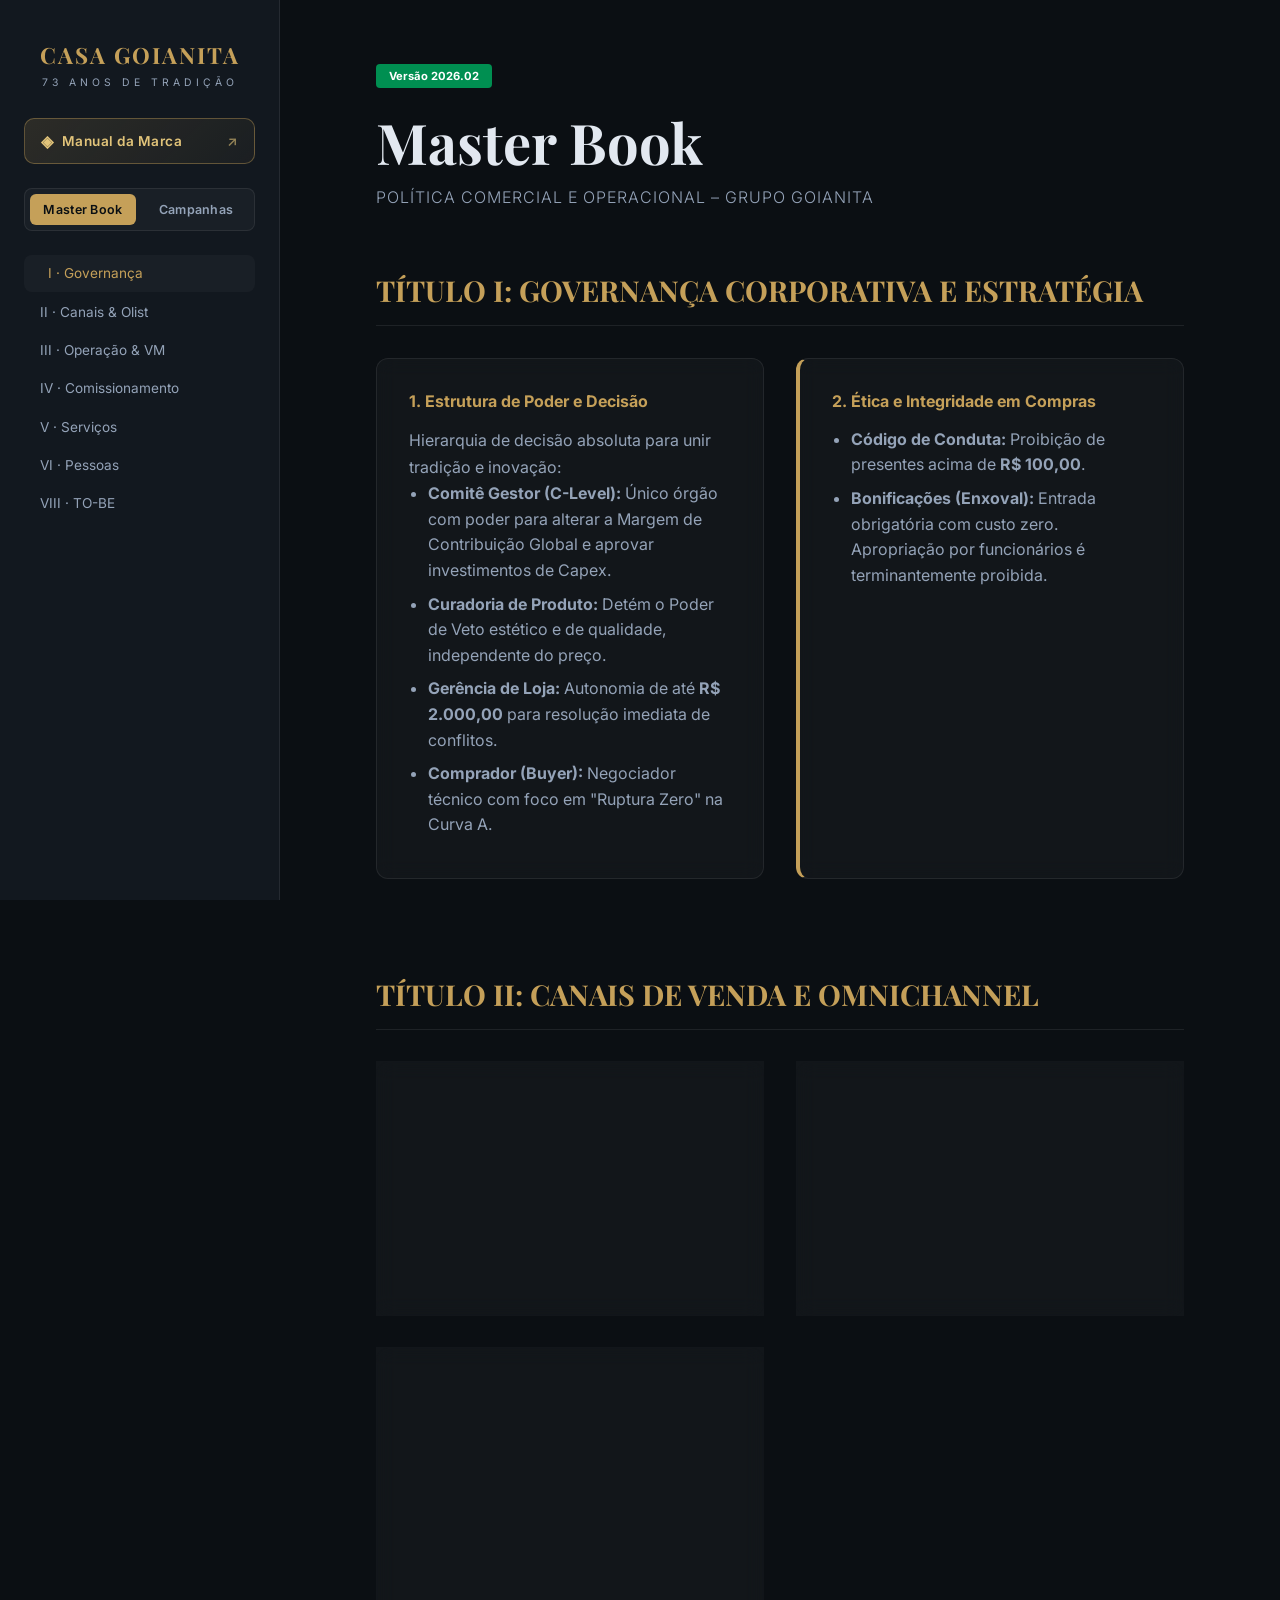
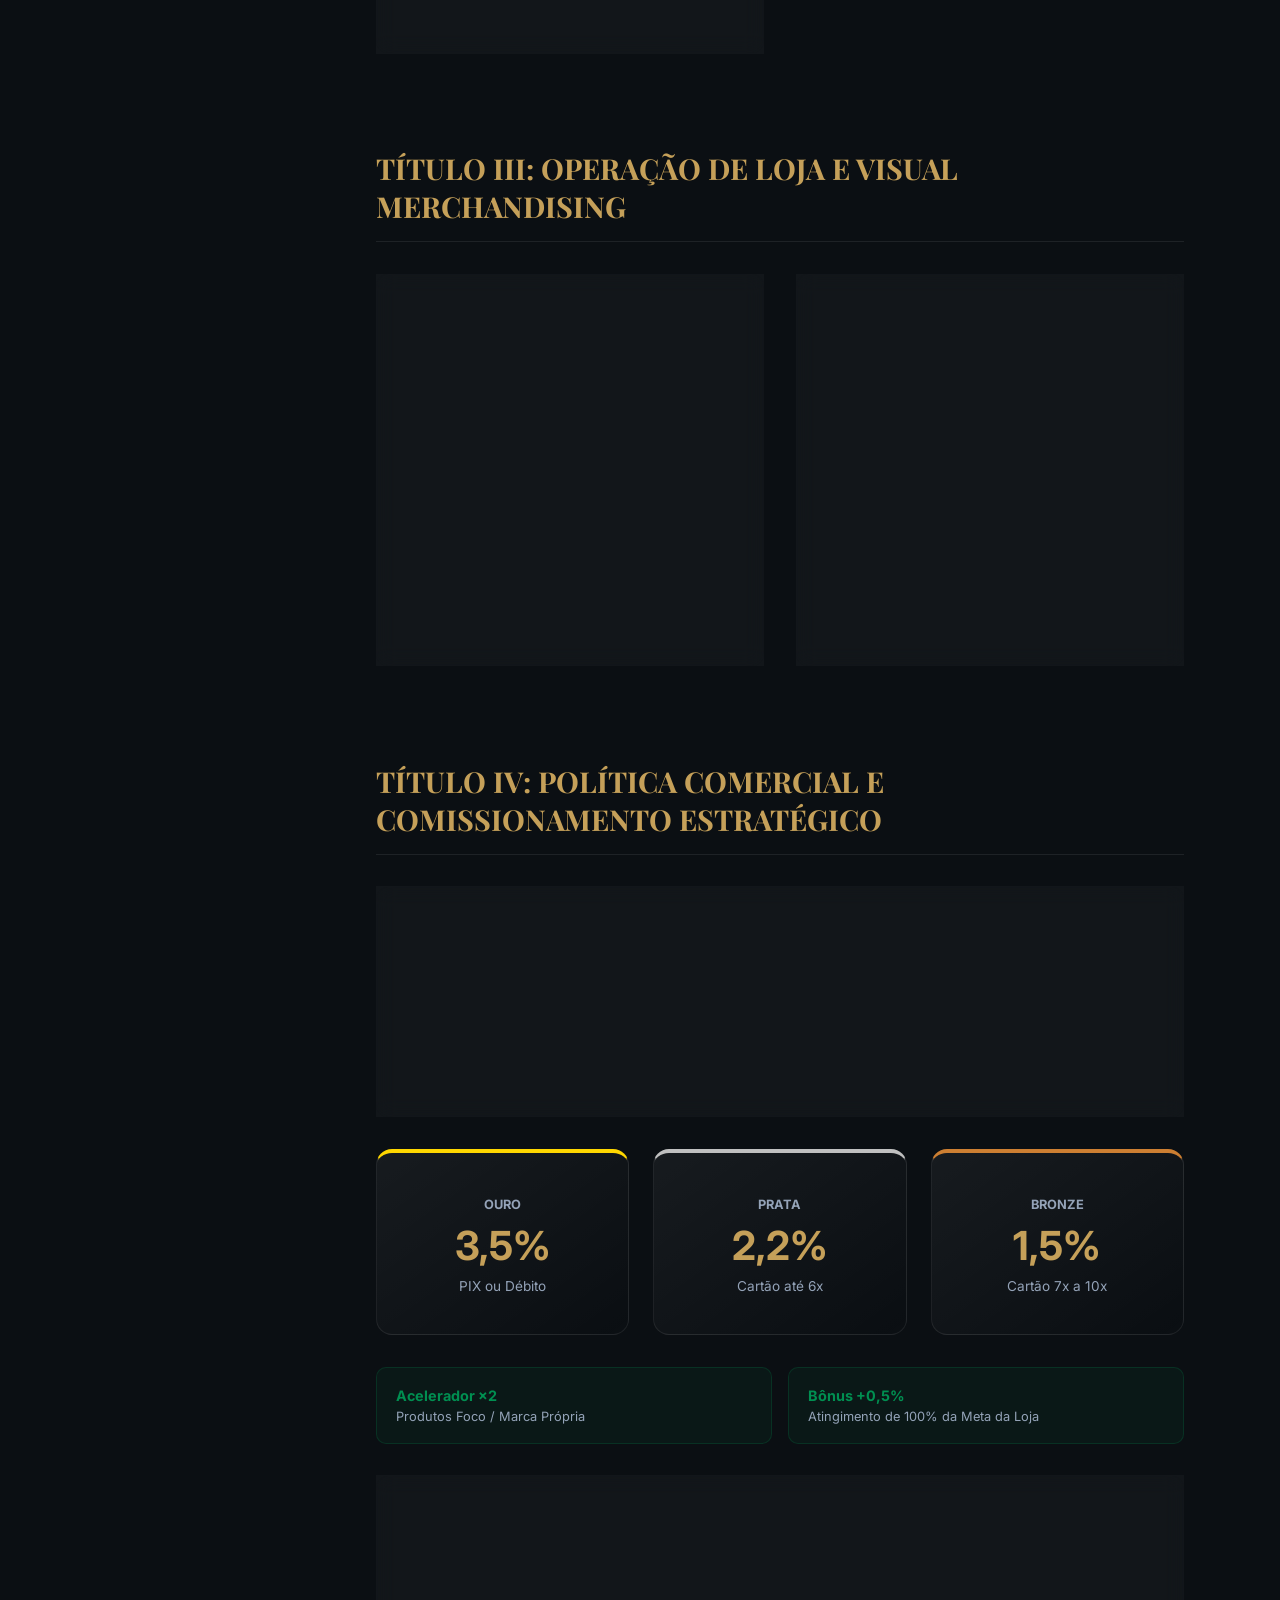
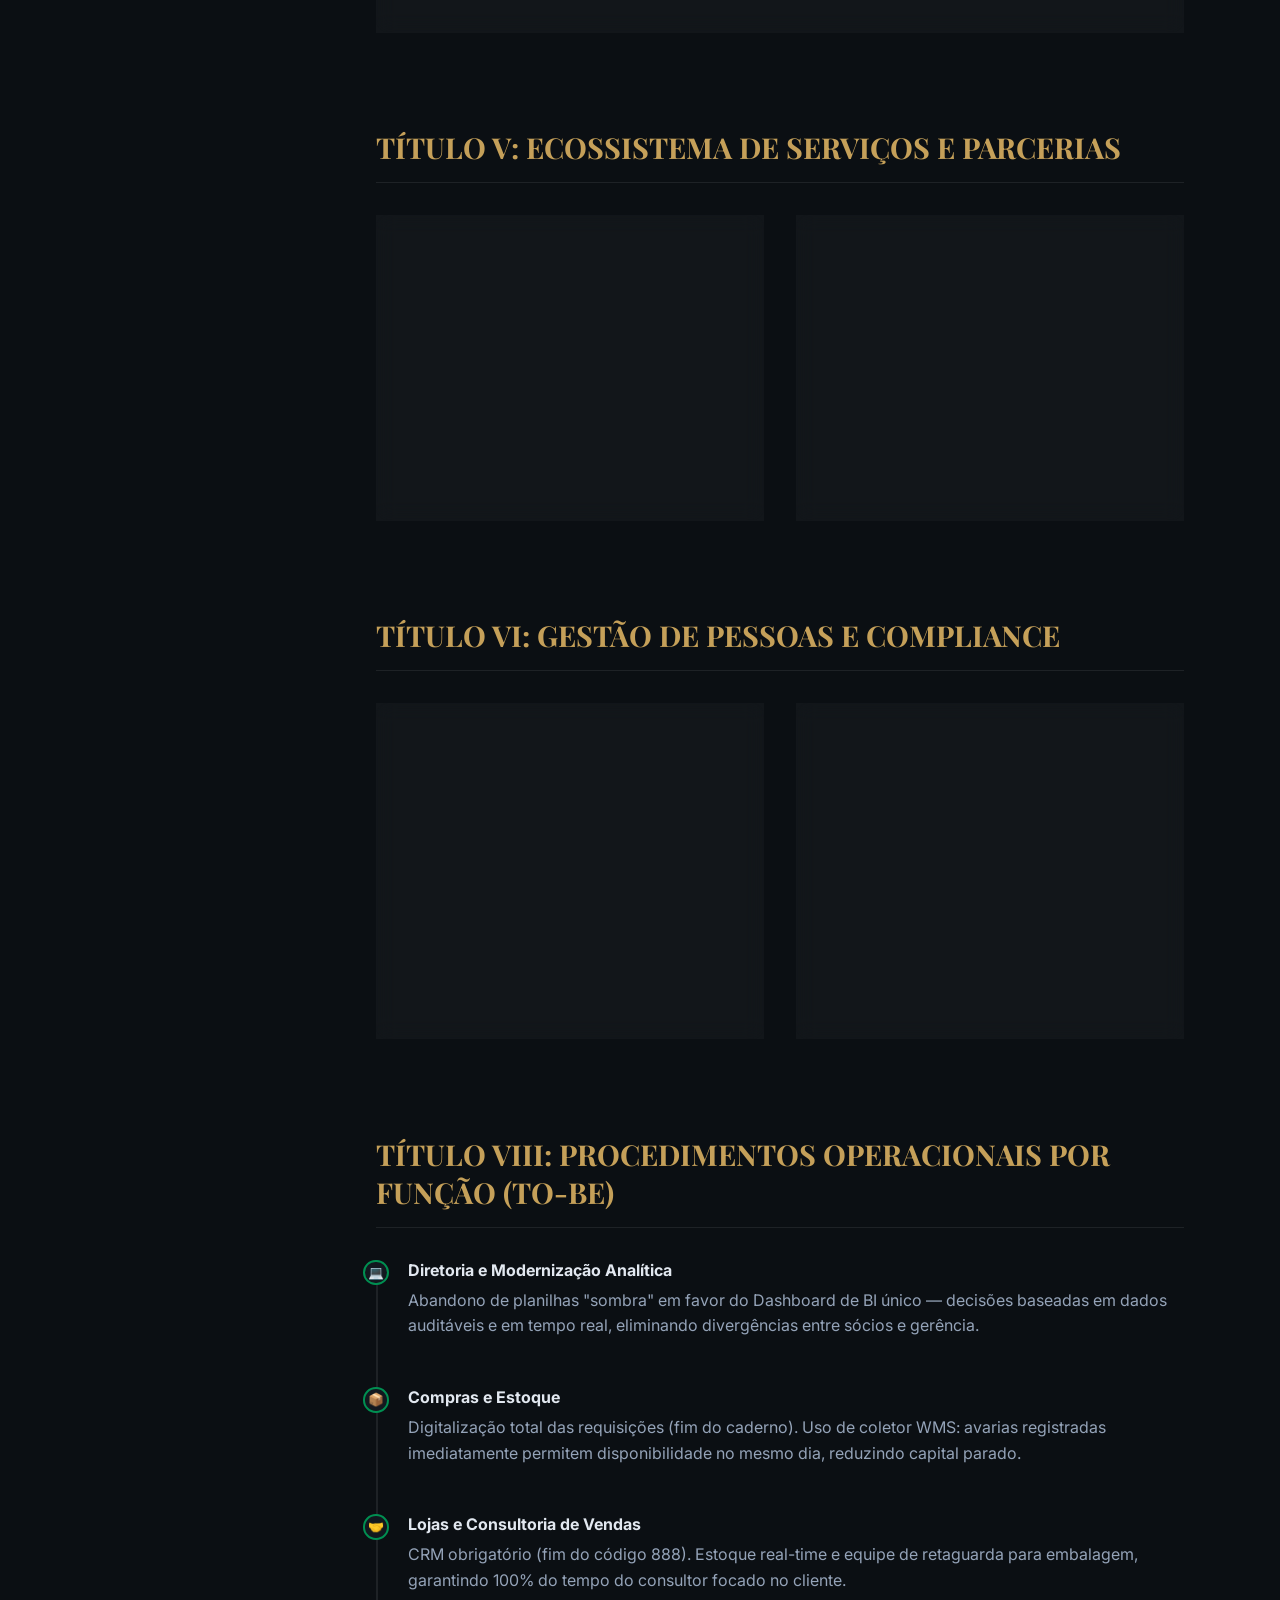
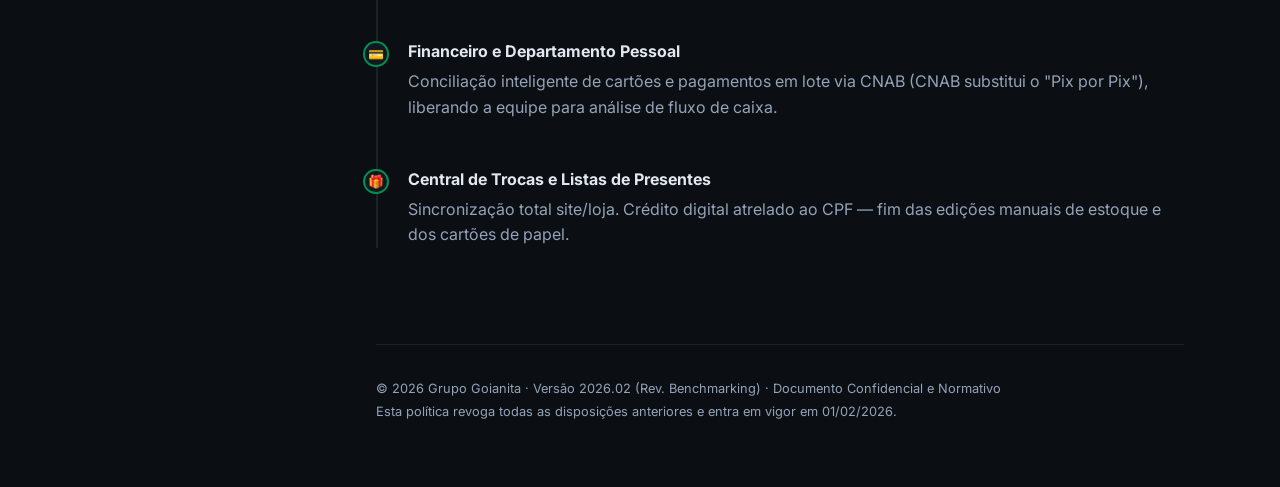
<file: index.html>
<!DOCTYPE html>
<html lang="pt-BR">
<head>
    <meta charset="UTF-8">
    <meta name="viewport" content="width=device-width, initial-scale=1.0">
    <title>Portal Interno | Casa Goianita</title>
    <link rel="preconnect" href="https://fonts.googleapis.com">
    <link rel="preconnect" href="https://fonts.gstatic.com" crossorigin>
    <link href="https://fonts.googleapis.com/css2?family=Inter:wght@300;400;600;700&family=Playfair+Display:ital,wght@0,400;0,700;1,400&display=swap" rel="stylesheet">
    <link rel="stylesheet" href="style.css">
</head>
<body class="dark-theme">

    <aside class="sidebar">
        <div class="logo-container">
            <h1 class="brand-title">CASA GOIANITA</h1>
            <p class="brand-subtitle">73 ANOS DE TRADIÇÃO</p>
        </div>

        <a href="https://drive.google.com/file/d/1cniRS5Z8-UqNSRGc0EkTz-5-htSqLjon/view?usp=sharing"
           target="_blank" class="manual-marca-btn">
            <span class="manual-marca-icon">◈</span>
            Manual da Marca
            <span class="manual-marca-arrow">↗</span>
        </a>

        <div class="doc-tabs">
            <button class="tab-btn active" data-tab="masterbook">Master Book</button>
            <button class="tab-btn" data-tab="campanhas">Campanhas</button>
        </div>

        <nav class="nav-menu" id="nav-masterbook">
            <ul>
                <li><a href="#titulo1" class="nav-link">I · Governança</a></li>
                <li><a href="#titulo2" class="nav-link">II · Canais & Olist</a></li>
                <li><a href="#titulo3" class="nav-link">III · Operação & VM</a></li>
                <li><a href="#titulo4" class="nav-link">IV · Comissionamento</a></li>
                <li><a href="#titulo5" class="nav-link">V · Serviços</a></li>
                <li><a href="#titulo6" class="nav-link">VI · Pessoas</a></li>
                <li><a href="#titulo8" class="nav-link">VIII · TO-BE</a></li>
            </ul>
        </nav>

        <nav class="nav-menu hidden" id="nav-campanhas">
            <ul>
                <li><a href="#camp1" class="nav-link">Cota Semanal</a></li>
                <li><a href="#camp2" class="nav-link">Premiação de Trocas</a></li>
                <li><a href="#camp3" class="nav-link">Colaborador Destaque</a></li>
                <li><a href="#camp4" class="nav-link">Melhor Desempenho</a></li>
                <li><a href="#camp5" class="nav-link">Sugestões</a></li>
            </ul>
        </nav>
    </aside>

    <main class="content">

        <!-- ==================== MASTER BOOK ==================== -->
        <div id="tab-masterbook" class="tab-content">
            <header class="main-header">
                <span class="version-tag">Versão 2026.02</span>
                <h2 class="main-title">Master Book</h2>
                <p class="main-subtitle">POLÍTICA COMERCIAL E OPERACIONAL – GRUPO GOIANITA</p>
            </header>

            <!-- TÍTULO I -->
            <section id="titulo1" class="doc-section">
                <h3 class="section-title">TÍTULO I: GOVERNANÇA CORPORATIVA E ESTRATÉGIA</h3>
                <div class="card-grid">
                    <div class="card">
                        <h4>1. Estrutura de Poder e Decisão</h4>
                        <p>Hierarquia de decisão absoluta para unir tradição e inovação:</p>
                        <ul>
                            <li><strong>Comitê Gestor (C-Level):</strong> Único órgão com poder para alterar a Margem de Contribuição Global e aprovar investimentos de Capex.</li>
                            <li><strong>Curadoria de Produto:</strong> Detém o Poder de Veto estético e de qualidade, independente do preço.</li>
                            <li><strong>Gerência de Loja:</strong> Autonomia de até <strong>R$ 2.000,00</strong> para resolução imediata de conflitos.</li>
                            <li><strong>Comprador (Buyer):</strong> Negociador técnico com foco em "Ruptura Zero" na Curva A.</li>
                        </ul>
                    </div>
                    <div class="card highlight">
                        <h4>2. Ética e Integridade em Compras</h4>
                        <ul>
                            <li><strong>Código de Conduta:</strong> Proibição de presentes acima de <strong>R$ 100,00</strong>.</li>
                            <li><strong>Bonificações (Enxoval):</strong> Entrada obrigatória com custo zero. Apropriação por funcionários é terminantemente proibida.</li>
                        </ul>
                    </div>
                </div>
            </section>

            <!-- TÍTULO II -->
            <section id="titulo2" class="doc-section">
                <h3 class="section-title">TÍTULO II: CANAIS DE VENDA E OMNICHANNEL</h3>
                <div class="card-grid">
                    <div class="card">
                        <h4>1. Integração Total (Olist)</h4>
                        <p><em>"A Loja é o Estoque, o Site é a Vitrine"</em></p>
                        <p>Uso obrigatório da Prateleira Infinita via tablet e tratamento diferenciado para o cliente Click &amp; Collect.</p>
                    </div>
                    <div class="card">
                        <h4>2. Política de Armazenagem (Hold) <span class="badge-new">NOVO</span></h4>
                        <ul>
                            <li><strong>Prazo:</strong> 30 dias corridos para retirada.</li>
                            <li><strong>Taxa:</strong> 0,5% ao dia após o 31º dia.</li>
                            <li><strong>Abandono:</strong> Após 90 dias, o item volta ao estoque e vira carta de crédito (menos taxas, limitadas a 20%).</li>
                        </ul>
                    </div>
                    <div class="card">
                        <h4>3. Segmentação de Clientes</h4>
                        <ul>
                            <li><strong>B2C:</strong> Preço cheio, foco em experiência.</li>
                            <li><strong>Goianita PRO (B2B):</strong> Tabela regressiva; faturamento sujeito a aprovação de crédito.</li>
                            <li><strong>Prescritores (RT):</strong> 5% a 7% de comissão via Nota Fiscal de Serviço. Proibido pagamento "por fora".</li>
                        </ul>
                    </div>
                </div>
            </section>

            <!-- TÍTULO III -->
            <section id="titulo3" class="doc-section">
                <h3 class="section-title">TÍTULO III: OPERAÇÃO DE LOJA E VISUAL MERCHANDISING</h3>
                <div class="card-grid">
                    <div class="card">
                        <h4>1. Padrão Visual e Atmosfera</h4>
                        <p><em>A loja vende sonhos, não apenas pratos.</em></p>
                        <ul>
                            <li><strong>Visão:</strong> Vitrines trocadas a cada 15 dias. Iluminação focada em itens de luxo.</li>
                            <li><strong>Olfato:</strong> Assinatura Olfativa Goianita (difusor padrão das 09h às 19h).</li>
                            <li><strong>Audição:</strong> Playlist aprovada pelo Marketing. Rádio comercial proibido.</li>
                            <li><strong>Mesa Posta:</strong> Mínimo 2 mesas completas montadas na entrada, trocadas semanalmente.</li>
                        </ul>
                    </div>
                    <div class="card">
                        <h4>2. Prevenção de Perdas e Estoque</h4>
                        <ul>
                            <li><strong>Auditoria de Vidros:</strong> Conferência na frente do cliente com assinatura no cupom.</li>
                            <li><strong>Inventário Rotativo:</strong> Bipar 10% do estoque diariamente (uma categoria/dia) via App Olist.</li>
                            <li><strong>Quebra Interna:</strong> 50% do custo em caso de negligência; "Perda Operacional" em acidentes.</li>
                        </ul>
                    </div>
                </div>
            </section>

            <!-- TÍTULO IV -->
            <section id="titulo4" class="doc-section">
                <h3 class="section-title">TÍTULO IV: POLÍTICA COMERCIAL E COMISSIONAMENTO ESTRATÉGICO</h3>
                <div class="card mb-4">
                    <h4>1. Matriz de Descontos e Alçadas</h4>
                    <p>O desconto é ferramenta de fechamento, não direito.</p>
                    <ul>
                        <li><strong>Consultor de Vendas:</strong> 0% de alçada (usa parcelamento).</li>
                        <li><strong>Gerente:</strong> Até 5% — ou até 10% em item específico se a cesta manter média de 5%.</li>
                        <li><strong>Diretoria:</strong> Acima de 5% (grandes volumes B2B ou queima de estoque).</li>
                    </ul>
                </div>
                <div class="commission-container">
                    <div class="commission-card tier-ouro">
                        <span class="label">OURO</span>
                        <span class="value">3,5%</span>
                        <p>PIX ou Débito</p>
                    </div>
                    <div class="commission-card tier-prata">
                        <span class="label">PRATA</span>
                        <span class="value">2,2%</span>
                        <p>Cartão até 6x</p>
                    </div>
                    <div class="commission-card tier-bronze">
                        <span class="label">BRONZE</span>
                        <span class="value">1,5%</span>
                        <p>Cartão 7x a 10x</p>
                    </div>
                </div>
                <div class="accelerators">
                    <div class="acc-box">
                        <strong>Acelerador ×2</strong>
                        <span>Produtos Foco / Marca Própria</span>
                    </div>
                    <div class="acc-box">
                        <strong>Bônus +0,5%</strong>
                        <span>Atingimento de 100% da Meta da Loja</span>
                    </div>
                </div>
                <div class="card highlight mt-4">
                    <h4>4. Política de Estorno</h4>
                    <p>Devoluções ou cancelamentos geram estorno automático da comissão no mês subsequente. As regras de premiações e rankings estão detalhadas em <button class="inline-link" onclick="switchTab('campanhas')">Campanhas e Premiações →</button></p>
                </div>
            </section>

            <!-- TÍTULO V -->
            <section id="titulo5" class="doc-section">
                <h3 class="section-title">TÍTULO V: ECOSSISTEMA DE SERVIÇOS E PARCERIAS</h3>
                <div class="card-grid">
                    <div class="card">
                        <h4>1. Lista de Casamento "Lifestyle"</h4>
                        <ul>
                            <li><strong>Créditos:</strong> 100% convertidos em créditos. Sem entrega física obrigatória.</li>
                            <li><strong>Bônus de Meta:</strong> +3% em créditos para listas acima de R$ 5.000,00.</li>
                            <li><strong>Marketplace:</strong> Taxa de Conveniência de 15% em serviços (Lua de Mel, Dia da Noiva).</li>
                        </ul>
                    </div>
                    <div class="card">
                        <h4>2. Política de Montagem e Assistência <span class="badge-new">NOVO</span></h4>
                        <ul>
                            <li><strong>Montagem:</strong> A Goianita <strong>não realiza</strong> montagem diretamente. Indicamos parceiros homologados.</li>
                            <li><strong>Garantia de Móveis:</strong> 90 dias legais + 90 dias contratuais = 6 meses contra defeitos de fabricação.</li>
                        </ul>
                    </div>
                </div>
            </section>

            <!-- TÍTULO VI -->
            <section id="titulo6" class="doc-section">
                <h3 class="section-title">TÍTULO VI: GESTÃO DE PESSOAS E COMPLIANCE</h3>
                <div class="card-grid">
                    <div class="card">
                        <h4>1. Dress Code e Apresentação Pessoal</h4>
                        <p><em>O consultor Goianita é um consultor especializado. A imagem pessoal é parte do produto.</em></p>
                        <ul>
                            <li><strong>Uniforme:</strong> Obrigatório, limpo e passado.</li>
                            <li><strong>Calçados:</strong> Fechados, cor neutra (preto/nude), limpos.</li>
                            <li><strong>Maquiagem/Unhas:</strong> Suave e profissional. Unhas limpas e cuidadas.</li>
                        </ul>
                    </div>
                    <div class="card">
                        <h4>2. Protocolo de Atendimento e Devoluções (SAC)</h4>
                        <ul>
                            <li><strong>Trocas:</strong> Aceitas em até 30 dias para itens de linha (intactos).</li>
                            <li><strong>Restrição Sanitária <span class="badge-new">NOVO</span>:</strong> Sem troca/devolução de cama, mesa e banho com embalagem aberta.</li>
                            <li><strong>Escalada:</strong> Vendedor → Gerente → Ouvidoria.</li>
                        </ul>
                    </div>
                </div>
            </section>

            <!-- TÍTULO VIII -->
            <section id="titulo8" class="doc-section">
                <h3 class="section-title">TÍTULO VIII: PROCEDIMENTOS OPERACIONAIS POR FUNÇÃO (TO-BE)</h3>
                <div class="process-timeline">
                    <div class="process-step">
                        <div class="step-icon">💻</div>
                        <div class="step-content">
                            <h4>Diretoria e Modernização Analítica</h4>
                            <p>Abandono de planilhas "sombra" em favor do Dashboard de BI único — decisões baseadas em dados auditáveis e em tempo real, eliminando divergências entre sócios e gerência.</p>
                        </div>
                    </div>
                    <div class="process-step">
                        <div class="step-icon">📦</div>
                        <div class="step-content">
                            <h4>Compras e Estoque</h4>
                            <p>Digitalização total das requisições (fim do caderno). Uso de coletor WMS: avarias registradas imediatamente permitem disponibilidade no mesmo dia, reduzindo capital parado.</p>
                        </div>
                    </div>
                    <div class="process-step">
                        <div class="step-icon">🤝</div>
                        <div class="step-content">
                            <h4>Lojas e Consultoria de Vendas</h4>
                            <p>CRM obrigatório (fim do código 888). Estoque real-time e equipe de retaguarda para embalagem, garantindo 100% do tempo do consultor focado no cliente.</p>
                        </div>
                    </div>
                    <div class="process-step">
                        <div class="step-icon">💳</div>
                        <div class="step-content">
                            <h4>Financeiro e Departamento Pessoal</h4>
                            <p>Conciliação inteligente de cartões e pagamentos em lote via CNAB (CNAB substitui o "Pix por Pix"), liberando a equipe para análise de fluxo de caixa.</p>
                        </div>
                    </div>
                    <div class="process-step">
                        <div class="step-icon">🎁</div>
                        <div class="step-content">
                            <h4>Central de Trocas e Listas de Presentes</h4>
                            <p>Sincronização total site/loja. Crédito digital atrelado ao CPF — fim das edições manuais de estoque e dos cartões de papel.</p>
                        </div>
                    </div>
                </div>
            </section>

            <footer class="doc-footer">
                <p>© 2026 Grupo Goianita · Versão 2026.02 (Rev. Benchmarking) · Documento Confidencial e Normativo</p>
                <p>Esta política revoga todas as disposições anteriores e entra em vigor em 01/02/2026.</p>
            </footer>
        </div>

        <!-- ==================== CAMPANHAS ==================== -->
        <div id="tab-campanhas" class="tab-content hidden">
            <header class="main-header">
                <span class="version-tag camp-tag">Março 2026</span>
                <h2 class="main-title">Campanhas de Incentivo</h2>
                <p class="main-subtitle">PREMIAÇÕES E INCENTIVOS – GRUPO GOIANITA</p>
            </header>

            <!-- Cota Semanal -->
            <section id="camp1" class="doc-section">
                <h3 class="section-title">1. PREMIAÇÕES SEMANAIS (INCENTIVO DE COTA)</h3>
                <div class="card-grid">
                    <div class="card highlight">
                        <h4>Regra</h4>
                        <ul>
                            <li><strong>Prêmio:</strong> Brindes diversos para vendedores que atingirem a cota semanal.</li>
                            <li><strong>Entrega:</strong> Sorteio semanal entre os que bateram a meta.</li>
                        </ul>
                    </div>
                    <div class="card">
                        <h4>Resultados — Março/2026</h4>
                        <table class="result-table">
                            <thead>
                                <tr><th>Loja</th><th>Destaque</th><th>Obs.</th></tr>
                            </thead>
                            <tbody>
                                <tr><td>Av. 85</td><td><strong>Maria</strong></td><td>4× batedora de cota</td></tr>
                                <tr><td>T4</td><td class="nt">—</td><td>Nenhum atingimento</td></tr>
                                <tr><td>135</td><td><strong>Sirlene</strong></td><td>1× batedora de cota</td></tr>
                            </tbody>
                        </table>
                    </div>
                </div>
            </section>

            <!-- Trocas -->
            <section id="camp2" class="doc-section">
                <h3 class="section-title">2. PREMIAÇÃO DE TROCAS (EFICIÊNCIA OPERACIONAL)</h3>
                <div class="card-grid">
                    <div class="card highlight">
                        <h4>Regra</h4>
                        <ul>
                            <li><strong>Av. 85 e T4:</strong> 1% de comissão para o vendedor com mais trocas no mês.</li>
                            <li><strong>Loja 135:</strong> 0,5% de comissão para o vendedor com mais trocas no mês.</li>
                        </ul>
                    </div>
                    <div class="card">
                        <h4>Resultados — Março/2026</h4>
                        <table class="result-table">
                            <thead>
                                <tr><th>Loja</th><th>Destaque</th><th>Prêmio</th></tr>
                            </thead>
                            <tbody>
                                <tr><td>Av. 85</td><td class="nt">—</td><td>NT</td></tr>
                                <tr><td>T4</td><td class="nt">—</td><td>NT</td></tr>
                                <tr><td>135</td><td><strong>Sirlene</strong></td><td class="prize">R$ 16,00</td></tr>
                            </tbody>
                        </table>
                    </div>
                </div>
            </section>

            <!-- Colaborador Destaque -->
            <section id="camp3" class="doc-section">
                <h3 class="section-title">3. COLABORADOR DESTAQUE (ORGANIZAÇÃO E LOGÍSTICA)</h3>
                <div class="card-grid">
                    <div class="card highlight">
                        <h4>Regra</h4>
                        <ul>
                            <li><strong>Prêmio:</strong> R$ 100,00 para o colaborador eleito.</li>
                            <li><strong>Critério:</strong> Avaliação qualitativa em organização, limpeza e apoio logístico.</li>
                            <li><strong>Periodicidade Av. 85 e T4:</strong> Trimestral.</li>
                            <li><strong>Periodicidade Loja 135:</strong> Semestral.</li>
                        </ul>
                    </div>
                    <div class="card">
                        <h4>Destaques 2026 — 1º Trimestre (Jan–Mar)</h4>
                        <table class="result-table">
                            <thead>
                                <tr><th>Loja</th><th>Jan/Fev</th><th>Mar</th><th>Vencedor Trimestre</th></tr>
                            </thead>
                            <tbody>
                                <tr>
                                    <td>Av. 85</td>
                                    <td>Batista</td>
                                    <td>Valdeon</td>
                                    <td class="winner">Batista <span class="prize-badge">R$ 100</span></td>
                                </tr>
                                <tr>
                                    <td>T4</td>
                                    <td>Equipe</td>
                                    <td>Equipe</td>
                                    <td class="winner">Equipe <span class="prize-badge">R$ 100</span></td>
                                </tr>
                                <tr>
                                    <td>135</td>
                                    <td>A. Paula</td>
                                    <td>A. Paula</td>
                                    <td class="winner">A. Paula <span class="badge-progress">Em curso</span></td>
                                </tr>
                            </tbody>
                        </table>
                    </div>
                </div>
            </section>

            <!-- Melhor Desempenho -->
            <section id="camp4" class="doc-section">
                <h3 class="section-title">4. MELHOR DESEMPENHO EM VENDAS (RANKING DE PERFORMANCE)</h3>
                <div class="card mb-4">
                    <h4>Regra de Pontuação</h4>
                    <div class="score-formula">
                        <div class="score-item">
                            <span class="score-weight">9</span>
                            <span class="score-label">Performance de Vendas</span>
                        </div>
                        <span class="score-plus">+</span>
                        <div class="score-item">
                            <span class="score-weight">1</span>
                            <span class="score-label">Avaliação do Gerente</span>
                        </div>
                        <span class="score-plus">=</span>
                        <div class="score-item score-total">
                            <span class="score-weight">10</span>
                            <span class="score-label">Nota Final</span>
                        </div>
                    </div>
                </div>
                <div class="premio-destaque">
                    <div class="premio-icon">🏆</div>
                    <div class="premio-info">
                        <h4>Grand Prix Semestral (Av. 85 e T4) / Anual (135)</h4>
                        <p>Hospedagem no <strong>Hotel Recanto das Águas Quentes</strong> + <strong>R$ 200,00</strong> para despesas.</p>
                    </div>
                </div>
                <div class="card">
                    <h4>Histórico de Vencedores Mensais — 2026</h4>
                    <table class="result-table result-table-wide">
                        <thead>
                            <tr><th>Loja</th><th>Janeiro</th><th>Fevereiro</th><th>Março</th></tr>
                        </thead>
                        <tbody>
                            <tr>
                                <td>Av. 85</td>
                                <td>Maycon</td>
                                <td>Thalliton</td>
                                <td class="winner">Maria</td>
                            </tr>
                            <tr>
                                <td>T4</td>
                                <td>Joyce e Elaine <small>(empate)</small></td>
                                <td>Elaine</td>
                                <td class="winner">Pedro</td>
                            </tr>
                            <tr>
                                <td>135</td>
                                <td>Sirlene</td>
                                <td>Sirlene</td>
                                <td class="winner">Sirlene</td>
                            </tr>
                        </tbody>
                    </table>
                </div>
            </section>

            <!-- Sugestões -->
            <section id="camp5" class="doc-section">
                <h3 class="section-title">SUGESTÕES DE MELHORIA (EM ANÁLISE)</h3>
                <p style="color: var(--text-muted); margin-bottom: 2rem;">Com base nos resultados de Março/2026, as seguintes evoluções na regra foram propostas:</p>
                <div class="sugestao-list">
                    <div class="sugestao-item">
                        <span class="sugestao-num">01</span>
                        <div class="sugestao-body">
                            <h4>Mérito sobre Sorte (Semanal)</h4>
                            <p>Substituir o sorteio por recompensas fixas (ex: vouchers ou folga) para <em>todos</em> que baterem a cota, aumentando a percepção de justiça.</p>
                        </div>
                    </div>
                    <div class="sugestao-item">
                        <span class="sugestao-num">02</span>
                        <div class="sugestao-body">
                            <h4>Troca em Venda (Upsell)</h4>
                            <p>Alterar o foco da comissão de troca simples para o valor de <em>Upsell</em> (venda adicional) realizado durante o processo de troca.</p>
                        </div>
                    </div>
                    <div class="sugestao-item">
                        <span class="sugestao-num">03</span>
                        <div class="sugestao-body">
                            <h4>Redução de Ciclos</h4>
                            <p>Reduzir o prazo de "Colaborador Destaque" para mensal — ou aumentar o valor do prêmio trimestral para manter engajamento.</p>
                        </div>
                    </div>
                    <div class="sugestao-item">
                        <span class="sugestao-num">04</span>
                        <div class="sugestao-body">
                            <h4>Objetividade no Ranking</h4>
                            <p>Definir critérios claros para o "Ponto do Gerente" no Melhor Desempenho em Vendas (uso de CRM, pontualidade, padrão de atendimento).</p>
                        </div>
                    </div>
                </div>
            </section>

            <footer class="doc-footer">
                <p>© 2026 Grupo Goianita · Referência: Março/2026 · Documento Interno</p>
            </footer>
        </div>

    </main>

    <script src="script.js"></script>
</body>
</html>
</file>
<file: style.css>
:root {
    --primary-bg: #0b0f13;
    --sidebar-bg: #12181f;
    --accent-emerald: #008f51;
    --accent-gold: #c5a059;
    --accent-gold-light: #e2c47a;
    --text-main: #e2e8f0;
    --text-muted: #94a3b8;
    --card-bg: rgba(255, 255, 255, 0.03);
    --border-color: rgba(255, 255, 255, 0.08);
    --font-serif: 'Playfair Display', serif;
    --font-sans: 'Inter', sans-serif;
}

* {
    margin: 0;
    padding: 0;
    box-sizing: border-box;
}

body {
    background-color: var(--primary-bg);
    color: var(--text-main);
    font-family: var(--font-sans);
    display: flex;
    min-height: 100vh;
    overflow-x: hidden;
}

/* ===================== SIDEBAR ===================== */
.sidebar {
    width: 280px;
    background-color: var(--sidebar-bg);
    height: 100vh;
    position: fixed;
    border-right: 1px solid var(--border-color);
    padding: 2.5rem 1.5rem;
    display: flex;
    flex-direction: column;
    overflow-y: auto;
}

.logo-container {
    margin-bottom: 1.8rem;
    text-align: center;
}

.brand-title {
    font-family: var(--font-serif);
    font-size: 1.4rem;
    color: var(--accent-gold);
    letter-spacing: 2px;
}

.brand-subtitle {
    font-size: 0.65rem;
    color: var(--text-muted);
    letter-spacing: 4px;
    margin-top: 0.4rem;
}

/* Manual da Marca CTA */
.manual-marca-btn {
    display: flex;
    align-items: center;
    gap: 0.5rem;
    background: linear-gradient(135deg, rgba(197,160,89,0.15) 0%, rgba(197,160,89,0.05) 100%);
    border: 1px solid rgba(197, 160, 89, 0.4);
    color: var(--accent-gold-light);
    padding: 0.75rem 1rem;
    border-radius: 10px;
    font-size: 0.85rem;
    font-weight: 600;
    text-decoration: none;
    margin-bottom: 1.5rem;
    transition: all 0.3s ease;
    letter-spacing: 0.5px;
}

.manual-marca-btn:hover {
    background: linear-gradient(135deg, rgba(197,160,89,0.25) 0%, rgba(197,160,89,0.1) 100%);
    border-color: rgba(197, 160, 89, 0.7);
    transform: translateY(-1px);
    box-shadow: 0 4px 16px rgba(197, 160, 89, 0.15);
}

.manual-marca-icon { font-size: 1rem; }
.manual-marca-arrow { margin-left: auto; opacity: 0.6; }

/* Doc Tabs */
.doc-tabs {
    display: flex;
    gap: 0.4rem;
    margin-bottom: 1.5rem;
    background: rgba(255,255,255,0.03);
    border: 1px solid var(--border-color);
    border-radius: 8px;
    padding: 0.3rem;
}

.tab-btn {
    flex: 1;
    background: transparent;
    border: none;
    color: var(--text-muted);
    font-family: var(--font-sans);
    font-size: 0.78rem;
    font-weight: 600;
    padding: 0.5rem 0.4rem;
    border-radius: 6px;
    cursor: pointer;
    transition: all 0.25s ease;
    letter-spacing: 0.3px;
}

.tab-btn:hover {
    color: var(--text-main);
}

.tab-btn.active {
    background: var(--accent-gold);
    color: #0b0f13;
}

/* Nav */
.nav-menu ul { list-style: none; }

.nav-link {
    display: block;
    padding: 0.65rem 1rem;
    color: var(--text-muted);
    text-decoration: none;
    font-size: 0.85rem;
    border-radius: 8px;
    transition: all 0.3s ease;
    margin-bottom: 0.1rem;
}

.nav-link:hover, .nav-link.active {
    background: var(--card-bg);
    color: var(--accent-gold);
    padding-left: 1.5rem;
}

.hidden { display: none; }

/* ===================== CONTENT ===================== */
.content {
    margin-left: 280px;
    flex: 1;
    padding: 4rem 6rem;
    max-width: 1200px;
}

.tab-content { display: block; }
.tab-content.hidden { display: none; }

.version-tag {
    background: var(--accent-emerald);
    color: white;
    padding: 0.3rem 0.8rem;
    font-size: 0.7rem;
    font-weight: 700;
    border-radius: 4px;
    display: inline-block;
    margin-bottom: 1rem;
}

.camp-tag { background: #7c3aed; }

.main-title {
    font-family: var(--font-serif);
    font-size: 3.5rem;
    margin-bottom: 0.5rem;
}

.main-subtitle {
    color: var(--text-muted);
    font-weight: 300;
    letter-spacing: 1px;
    margin-bottom: 4rem;
}

.doc-section {
    margin-bottom: 6rem;
    scroll-margin-top: 4rem;
}

.section-title {
    font-family: var(--font-serif);
    font-size: 1.8rem;
    color: var(--accent-gold);
    margin-bottom: 2rem;
    border-bottom: 1px solid var(--border-color);
    padding-bottom: 1rem;
}

/* ===================== CARDS ===================== */
.card-grid {
    display: grid;
    grid-template-columns: repeat(auto-fit, minmax(300px, 1fr));
    gap: 2rem;
}

.card {
    background: var(--card-bg);
    border: 1px solid var(--border-color);
    padding: 2rem;
    border-radius: 12px;
    backdrop-filter: blur(10px);
}

.card h4 { margin-bottom: 1rem; color: var(--accent-gold); }
.card p { color: var(--text-muted); line-height: 1.7; }

.card ul {
    list-style: disc;
    padding-left: 1.2rem;
    color: var(--text-muted);
}

.card li { margin-bottom: 0.5rem; line-height: 1.6; }

.card.highlight { border-left: 4px solid var(--accent-gold); }
.card.mb-4 { margin-bottom: 2rem; }
.card.mt-4 { margin-top: 2rem; }

/* Badge */
.badge-new {
    background: rgba(0, 143, 81, 0.2);
    color: #4ade80;
    font-size: 0.6rem;
    padding: 0.15rem 0.5rem;
    border-radius: 4px;
    font-weight: 700;
    letter-spacing: 1px;
    vertical-align: middle;
}

/* Inline link button */
.inline-link {
    background: none;
    border: none;
    color: var(--accent-gold);
    font-family: var(--font-sans);
    font-size: inherit;
    cursor: pointer;
    padding: 0;
    text-decoration: underline;
    text-underline-offset: 3px;
}

.inline-link:hover { color: var(--accent-gold-light); }

/* ===================== COMMISSIONS ===================== */
.commission-container {
    display: flex;
    gap: 1.5rem;
    margin-bottom: 2rem;
}

.commission-card {
    flex: 1;
    text-align: center;
    padding: 2.5rem;
    border-radius: 16px;
    border: 1px solid var(--border-color);
    background: linear-gradient(145deg, rgba(255,255,255,0.05) 0%, rgba(255,255,255,0) 100%);
}

.commission-card .label { font-size: 0.8rem; font-weight: 700; color: var(--text-muted); }
.commission-card .value { display: block; font-size: 2.5rem; font-weight: 700; color: var(--accent-gold); margin: 0.5rem 0; }
.commission-card p { color: var(--text-muted); font-size: 0.85rem; }
.commission-card.tier-ouro { border-top: 4px solid #ffd700; }
.commission-card.tier-prata { border-top: 4px solid #c0c0c0; }
.commission-card.tier-bronze { border-top: 4px solid #cd7f32; }

/* Accelerators */
.accelerators {
    display: flex;
    gap: 1rem;
    margin-bottom: 1rem;
}

.acc-box {
    flex: 1;
    background: rgba(0, 143, 81, 0.08);
    border: 1px solid rgba(0, 143, 81, 0.2);
    border-radius: 10px;
    padding: 1.2rem;
    display: flex;
    flex-direction: column;
    gap: 0.3rem;
}

.acc-box strong { color: var(--accent-emerald); font-size: 0.9rem; }
.acc-box span { color: var(--text-muted); font-size: 0.8rem; }

/* ===================== TIMELINE ===================== */
.process-timeline {
    position: relative;
    padding-left: 2rem;
}

.process-timeline::before {
    content: '';
    position: absolute;
    left: 0;
    top: 0;
    bottom: 0;
    width: 2px;
    background: var(--border-color);
}

.process-step { position: relative; margin-bottom: 3rem; }

.step-icon {
    position: absolute;
    left: -2.8rem;
    background: var(--sidebar-bg);
    border: 2px solid var(--accent-emerald);
    width: 1.6rem;
    height: 1.6rem;
    border-radius: 50%;
    display: flex;
    align-items: center;
    justify-content: center;
    font-size: 0.8rem;
}

.step-content h4 { margin-bottom: 0.5rem; color: var(--text-main); }
.step-content p { color: var(--text-muted); line-height: 1.6; }

/* ===================== TABLES ===================== */
.result-table {
    width: 100%;
    border-collapse: collapse;
    margin-top: 0.5rem;
    font-size: 0.9rem;
}

.result-table th {
    text-align: left;
    padding: 0.6rem 0.8rem;
    color: var(--text-muted);
    font-size: 0.75rem;
    letter-spacing: 0.5px;
    font-weight: 600;
    border-bottom: 1px solid var(--border-color);
}

.result-table td {
    padding: 0.7rem 0.8rem;
    color: var(--text-main);
    border-bottom: 1px solid rgba(255,255,255,0.04);
}

.result-table tr:last-child td { border-bottom: none; }

.result-table .nt { color: var(--text-muted); font-style: italic; }
.result-table .winner { color: var(--accent-gold); font-weight: 600; }
.result-table .prize { color: #4ade80; font-weight: 600; }
.result-table-wide { min-width: 100%; }

.prize-badge {
    background: rgba(74, 222, 128, 0.1);
    color: #4ade80;
    font-size: 0.7rem;
    padding: 0.1rem 0.5rem;
    border-radius: 20px;
    margin-left: 0.4rem;
    font-weight: 600;
}

.badge-progress {
    background: rgba(197, 160, 89, 0.1);
    color: var(--accent-gold);
    font-size: 0.7rem;
    padding: 0.1rem 0.5rem;
    border-radius: 20px;
    margin-left: 0.4rem;
    font-weight: 600;
}

/* ===================== SCORE FORMULA ===================== */
.score-formula {
    display: flex;
    align-items: center;
    justify-content: center;
    gap: 1.5rem;
    padding: 1.5rem;
}

.score-item {
    display: flex;
    flex-direction: column;
    align-items: center;
    gap: 0.3rem;
}

.score-weight {
    font-family: var(--font-serif);
    font-size: 2.5rem;
    font-weight: 700;
    color: var(--accent-gold);
}

.score-total .score-weight {
    font-size: 3rem;
    color: var(--accent-gold-light);
}

.score-label {
    font-size: 0.75rem;
    color: var(--text-muted);
    text-align: center;
    max-width: 80px;
    line-height: 1.3;
}

.score-plus {
    font-size: 1.5rem;
    color: var(--text-muted);
    margin-top: -1rem;
}

/* Premio Destaque */
.premio-destaque {
    display: flex;
    align-items: center;
    gap: 1.5rem;
    background: linear-gradient(135deg, rgba(197,160,89,0.08) 0%, rgba(197,160,89,0.02) 100%);
    border: 1px solid rgba(197, 160, 89, 0.25);
    border-radius: 12px;
    padding: 1.5rem 2rem;
    margin-bottom: 2rem;
}

.premio-icon { font-size: 2.5rem; }

.premio-info h4 {
    color: var(--accent-gold);
    margin-bottom: 0.3rem;
    font-size: 1rem;
}

.premio-info p {
    color: var(--text-muted);
    font-size: 0.9rem;
}

/* ===================== SUGESTOES ===================== */
.sugestao-list {
    display: flex;
    flex-direction: column;
    gap: 1.5rem;
}

.sugestao-item {
    display: flex;
    gap: 1.5rem;
    align-items: flex-start;
    background: var(--card-bg);
    border: 1px solid var(--border-color);
    border-radius: 12px;
    padding: 1.5rem 2rem;
    transition: all 0.3s ease;
}

.sugestao-item:hover {
    border-color: rgba(197, 160, 89, 0.2);
    background: rgba(255,255,255,0.05);
}

.sugestao-num {
    font-family: var(--font-serif);
    font-size: 1.8rem;
    font-weight: 700;
    color: rgba(197, 160, 89, 0.25);
    min-width: 2.5rem;
    line-height: 1;
}

.sugestao-body h4 {
    color: var(--text-main);
    margin-bottom: 0.4rem;
    font-size: 0.95rem;
}

.sugestao-body p {
    color: var(--text-muted);
    font-size: 0.88rem;
    line-height: 1.6;
}

/* ===================== FOOTER ===================== */
.doc-footer {
    margin-top: 4rem;
    padding-top: 2rem;
    border-top: 1px solid var(--border-color);
    color: var(--text-muted);
    font-size: 0.8rem;
    line-height: 1.8;
}

/* ===================== RESPONSIVE ===================== */
@media (max-width: 1024px) {
    .sidebar {
        width: 100%;
        height: auto;
        position: relative;
        flex-direction: row;
        flex-wrap: wrap;
        align-items: center;
        gap: 1rem;
    }

    .logo-container { margin-bottom: 0; text-align: left; }

    .doc-tabs { order: 3; width: 100%; }
    .nav-menu { order: 4; width: 100%; }
    .manual-marca-btn { order: 2; margin-bottom: 0; }

    .content {
        margin-left: 0;
        padding: 2rem;
    }

    .main-title { font-size: 2.5rem; }
    .commission-container { flex-direction: column; }
    .accelerators { flex-direction: column; }
    .score-formula { flex-wrap: wrap; }
}

@media (max-width: 600px) {
    .content { padding: 1.5rem; }
    .card-grid { grid-template-columns: 1fr; }
}
</file>
